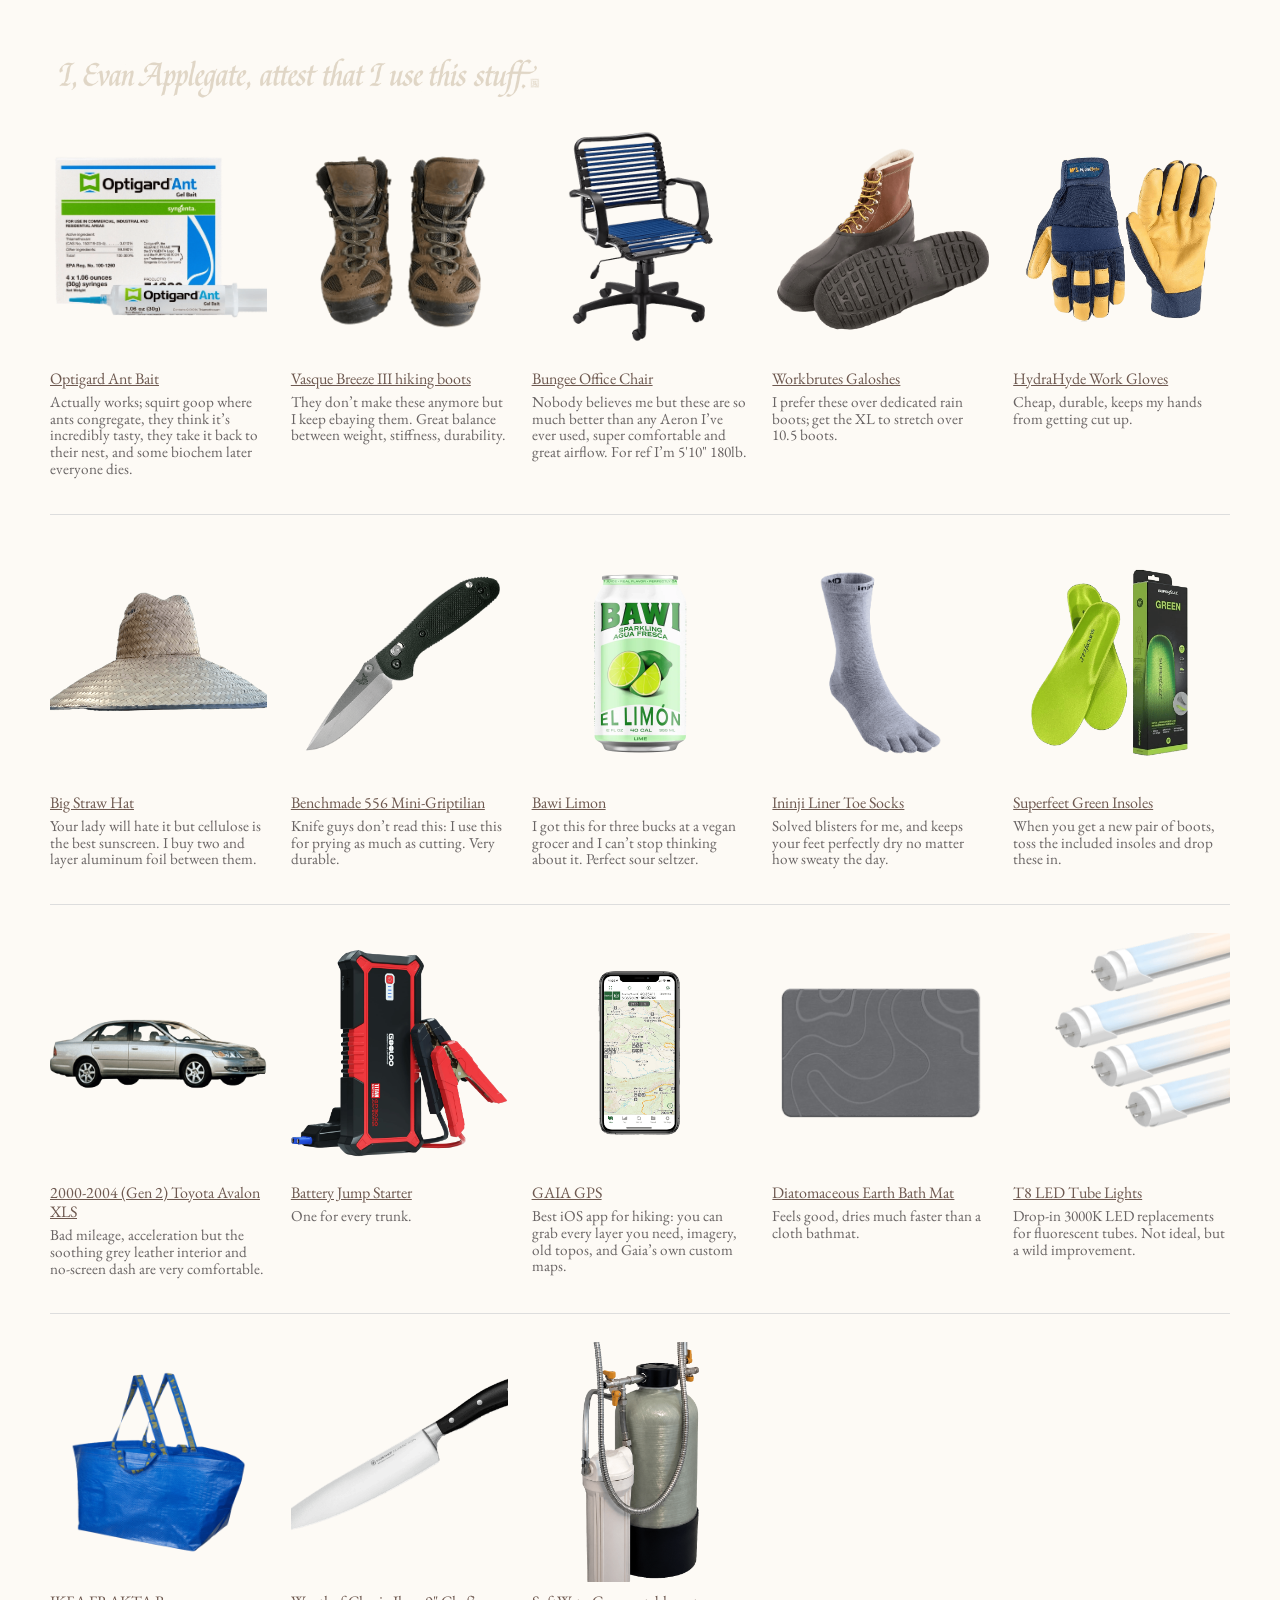
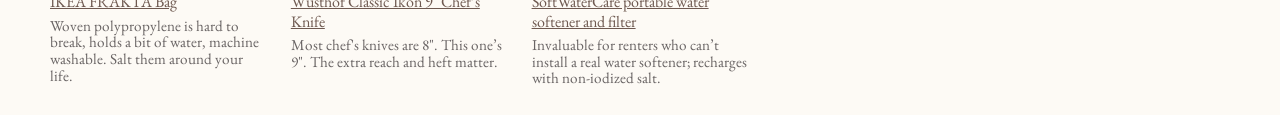
<file: index.html>
<!DOCTYPE html>
<html lang="en">
<head>
  <meta charset="UTF-8">
  <meta name="viewport" content="width=device-width, initial-scale=1.0">
  <title>Evan’s Recommended Stuff</title>

  <!-- General meta -->
  <meta name="description" content="Things I use and recommend.">

  <!-- Open Graph -->
  <meta property="og:type" content="website">
  <meta property="og:url" content="https://stuff.evanapplegate.com">
  <meta property="og:title" content="Evan’s Recommended Stuff">
  <meta property="og:description" content="Things I use and recommend.">
  <meta property="og:site_name" content="Evan Applegate">
  <meta property="og:locale" content="en_US">
  <meta property="og:image" content="https://stuff.evanapplegate.com/pics/opengraph.jpg">
  <meta property="og:image:alt" content="Evan’s Recommended Stuff">
  <meta property="og:image:width" content="1200">
  <meta property="og:image:height" content="628">
  <meta property="og:image:type" content="image/jpeg">

  <!-- Twitter Card -->
  <meta name="twitter:card" content="summary_large_image">
  <meta name="twitter:title" content="Evan’s Recommended Stuff">
  <meta name="twitter:description" content="Things I use and recommend.">
  <meta name="twitter:image" content="https://stuff.evanapplegate.com/pics/opengraph.jpg">
  <meta name="twitter:image:alt" content="Evan’s Recommended Stuff">

  <link rel="icon" href="https://cdn.dorik.com/5f451c3a5aa1bd0011ccbcf8/604c38037b36750011f564b3/images/radiance_favicon_44h267ob.png">
  <link rel="preload" href="https://fonts.googleapis.com/css2?family=EB+Garamond:ital,wght@0,400;1,400&family=Heebo:wght@700&display=swap" as="style">
  <link rel="stylesheet" href="https://fonts.googleapis.com/css2?family=EB+Garamond:ital,wght@0,400;1,400&family=Heebo:wght@700&display=swap">
  <style>
    * {
      margin: 0;
      padding: 0;
      box-sizing: border-box;
    }

    body {
      font-family: 'EB Garamond', Georgia, serif;
      color: #333;
      background: #fdfaf5;
      line-height: 1.6;
      font-size: 17px;
    }

    .container {
      width: 100%;
      max-width: none;
      margin: 0;
      padding: 0 50px;
    }

    .header {
      text-align: left;
      padding: 48px 0 0;
    }

    .header .desktop-header {
      max-width: 500px;
      height: auto;
      margin-bottom: 16px;
      display: block;
    }

    .header .mobile-header {
      display: none;
    }

    .header h1 {
      font-family: 'Heebo', sans-serif;
      font-size: 2rem;
      font-weight: 700;
      color: #111;
      margin-bottom: 8px;
    }

    .intro {
      text-align: left;
      font-style: italic;
      color: #555;
      margin-bottom: 32px;
      padding-top: 48px;
      font-size: 1.05rem;
    }

    .intro a {
      color: #6e5950;
      text-decoration: underline;
    }

    .row {
      display: flex;
      flex-wrap: wrap;
      margin: 0 -12px;
    }

    .col {
      width: 20%;
      padding: 0 12px;
      margin-bottom: 28px;
    }

    .col a.img-link {
      display: block;
      margin-bottom: 10px;
    }

    .col img {
      width: 100%;
      height: 240px;
      object-fit: cover;
      display: block;
      border-radius: 2px;
    }

    .col .name {
      font-size: 1rem;
      line-height: 1.2;
      margin-bottom: 6px;
    }

    .col .name a {
      color: #6e5950;
      text-decoration: underline;
    }

    .col .name a:hover {
      color: #4a3a34;
    }

    .col p {
      font-size: 0.95rem;
      color: #696464;
      line-height: 1.1;
    }

    .divider {
      border: none;
      border-top: 1px solid #ddd;
      margin: 8px 0 28px;
    }

    @media (max-width: 768px) {
      .container {
        padding: 0;
        display: flex;
        flex-direction: column;
        align-items: center;
      }
      .header {
        width: 80%;
        text-align: center;
      }
      .header .desktop-header {
        display: none;
      }
      .header .mobile-header {
        display: block;
        max-width: 100%;
        height: auto;
      }
      .row {
        flex-direction: column;
        align-items: center;
        margin: 0;
      }
      .col {
        width: 80%;
        padding: 0 0 28px 0;
        border-bottom: 1px solid #E0D5C6;
      }
    }
  </style>
</head>
<body>

  <div class="container">

    <div class="header">
      <a href="https://evanapplegate.com" target="_blank"><img class="desktop-header" src="pics/header.png" alt="Recommended Stuff"></a>
      <a href="https://evanapplegate.com" target="_blank"><img class="mobile-header" src="pics/mobile_header.png" alt="Recommended Stuff"></a>
    </div>
    <div class="row">
      <div class="col">
        <a class="img-link" href="https://www.ebay.com/itm/325562656888" target="_blank"><img src="pics/ant_bait.png" alt="Optigard Ant Bait"></a>
        <div class="name"><a href="https://www.ebay.com/itm/325562656888" target="_blank">Optigard Ant Bait</a></div>
        <p>Actually works; squirt goop where ants congregate, they think it’s incredibly tasty, they take it back to their nest, and some biochem later everyone dies.</p>
      </div>
      <div class="col">
        <a class="img-link" href="https://www.ebay.com/sch/i.html?_nkw=vasque+breeze+III+mens&_sacat=0&_from=R40&_trksid=m570.l1313&_odkw=vasque+breeze+III&_osacat=0" target="_blank"><img src="pics/boots.png" alt="Vasque Breeze III hiking boots"></a>
        <div class="name"><a href="https://www.ebay.com/sch/i.html?_nkw=vasque+breeze+III+mens&_sacat=0&_from=R40&_trksid=m570.l1313&_odkw=vasque+breeze+III&_osacat=0" target="_blank">Vasque Breeze III hiking boots</a></div>
        <p>They don’t make these anymore but I keep ebaying them. Great balance between weight, stiffness, durability.</p>
      </div>
      <div class="col">
        <a class="img-link" href="https://www.containerstore.com/s/office/desk-chairs/flat-bungee-office-chair-with-arms/12d?productId=11018208" target="_blank"><img src="pics/chair.png" alt="Bungee Office Chair"></a>
        <div class="name"><a href="https://www.containerstore.com/s/office/desk-chairs/flat-bungee-office-chair-with-arms/12d?productId=11018208" target="_blank">Bungee Office Chair</a></div>
        <p>Nobody believes me but these are so much better than any Aeron I’ve ever used, super comfortable and great airflow. For ref I’m 5'10" 180lb.</p>
      </div>
      <div class="col">
        <a class="img-link" href="https://www.ebay.com/itm/235047860281?var=534995236989" target="_blank"><img src="pics/galoshes.png" alt="Workbrutes Galoshes"></a>
        <div class="name"><a href="https://www.ebay.com/itm/235047860281?var=534995236989" target="_blank">Workbrutes Galoshes</a></div>
        <p>I prefer these over dedicated rain boots; get the XL to stretch over 10.5 boots.</p>
      </div>
      <div class="col">
        <a class="img-link" href="https://www.amazon.com/HydraHyde-Water-Resistant-Wells-Lamont-3207L/dp/B0716GW3W1?th=1&psc=1" target="_blank"><img src="pics/gloves.png" alt="HydraHyde Work Gloves"></a>
        <div class="name"><a href="https://www.amazon.com/HydraHyde-Water-Resistant-Wells-Lamont-3207L/dp/B0716GW3W1?th=1&psc=1" target="_blank">HydraHyde Work Gloves</a></div>
        <p>Cheap, durable, keeps my hands from getting cut up.</p>
      </div>
    </div>

    <hr class="divider">

    <div class="row">
      <div class="col">
        <a class="img-link" href="https://www.ebay.com/itm/396753683162" target="_blank"><img src="pics/hat.png" alt="Big Straw Hat"></a>
        <div class="name"><a href="https://www.ebay.com/itm/396753683162" target="_blank">Big Straw Hat</a></div>
        <p>Your lady will hate it but cellulose is the best sunscreen. I buy two and layer aluminum foil between them.</p>
      </div>
      <div class="col">
        <a class="img-link" href="https://www.ebay.com/sch/i.html?_nkw=mini+griptilian+556&_sacat=0&_from=R40&rt=nc&LH_ItemCondition=3000" target="_blank"><img src="pics/knife.png" alt="Knife"></a>
        <div class="name"><a href="https://www.ebay.com/sch/i.html?_nkw=mini+griptilian+556&_sacat=0&_from=R40&rt=nc&LH_ItemCondition=3000" target="_blank">Benchmade 556 Mini-Griptilian</a></div>
        <p>Knife guys don’t read this: I use this for prying as much as cutting. Very durable.</p>
      </div>
      <div class="col">
        <a class="img-link" href="https://drinkbawi.com/products/el-limon" target="_blank"><img src="pics/limon.webp" alt="Bawi Limon"></a>
        <div class="name"><a href="https://drinkbawi.com/products/el-limon" target="_blank">Bawi Limon</a></div>
        <p>I got this for three bucks at a vegan grocer and I can’t stop thinking about it. Perfect sour seltzer.</p>
      </div>
      <div class="col">
        <a class="img-link" href="https://www.amazon.com/dp/B00AK8EE4U" target="_blank"><img src="pics/socks.png" alt="Socks"></a>
        <div class="name"><a href="https://www.amazon.com/dp/B00AK8EE4U" target="_blank">Ininji Liner Toe Socks</a></div>
        <p>Solved blisters for me, and keeps your feet perfectly dry no matter how sweaty the day.</p>
      </div>
      <div class="col">
        <a class="img-link" href="https://www.ebay.com/sch/i.html?_nkw=superfeet+green&_sacat=0&_from=R40&_trksid=p2334524.m570.l1313&_odkw=https%3A%2F%2Fwww.amazon.com%2FSuperfeet-Insoles-Professional-Grade-Orthotic-Green%2Fdp%2FB00AK8EE4U%2F%3Fth%3D1&_osacat=0" target="_blank"><img src="pics/superfeet.png" alt="Superfeet"></a>
        <div class="name"><a href="https://www.ebay.com/sch/i.html?_nkw=superfeet+green&_sacat=0&_from=R40&_trksid=p2334524.m570.l1313&_odkw=https%3A%2F%2Fwww.amazon.com%2FSuperfeet-Insoles-Professional-Grade-Orthotic-Green%2Fdp%2FB00AK8EE4U%2F%3Fth%3D1&_osacat=0" target="_blank">Superfeet Green Insoles</a></div>
        <p>When you get a new pair of boots, toss the included insoles and drop these in.</p>
      </div>
    </div>

    <hr class="divider">

    <div class="row">
      <div class="col">
        <a class="img-link" href="https://www.autotrader.com/cars-for-sale/toyota/avalon/beverly-hills-ca?endYear=2004&startYear=1995&zip=90210" target="_blank"><img src="pics/avalon_car.png" alt="Avalon Car"></a>
        <div class="name"><a href="https://www.autotrader.com/cars-for-sale/toyota/avalon/beverly-hills-ca?endYear=2004&startYear=1995&zip=90210" target="_blank">2000-2004 (Gen 2) Toyota Avalon XLS</a></div>
        <p>Bad mileage, acceleration but the soothing grey leather interior and no-screen dash are very comfortable.</p>
      </div>
      <div class="col">
        <a class="img-link" href="https://www.amazon.com/dp/B09HYVM6ZT?th=1" target="_blank"><img src="pics/battery_jump_starter.png" alt="Battery Jump Starter"></a>
        <div class="name"><a href="https://www.amazon.com/dp/B09HYVM6ZT?th=1" target="_blank">Battery Jump Starter</a></div>
        <p>One for every trunk.</p>
      </div>
      <div class="col">
        <a class="img-link" href="https://www.gaiagps.com/" target="_blank"><img src="pics/GAIA_GPS.png" alt="GAIA GPS"></a>
        <div class="name"><a href="https://www.gaiagps.com/" target="_blank">GAIA GPS</a></div>
        <p>Best iOS app for hiking: you can grab every layer you need, imagery, old topos, and Gaia’s own custom maps.</p>
      </div>
      <div class="col">
        <a class="img-link" href="https://www.amazon.com/ZIKIBL-Diatomaceous-Absorbent-Diatomite-Quick-Drying/dp/B0F886H7GZ" target="_blank"><img src="pics/bathmat.png" alt="Stone Bath Mat"></a>
        <div class="name"><a href="https://www.amazon.com/ZIKIBL-Diatomaceous-Absorbent-Diatomite-Quick-Drying/dp/B0F886H7GZ" target="_blank">Diatomaceous Earth Bath Mat</a></div>
        <p>Feels good, dries much faster than a cloth bathmat.</p>
      </div>
      <div class="col">
        <a class="img-link" href="https://www.amazon.com/dp/B0D9Q16CB7" target="_blank"><img src="pics/LED_bulb.png" alt="LED Tube Lights"></a>
        <div class="name"><a href="https://www.amazon.com/dp/B0D9Q16CB7" target="_blank">T8 LED Tube Lights</a></div>
        <p>Drop-in 3000K LED replacements for fluorescent tubes. Not ideal, but a wild improvement.</p>
      </div>
    </div>

    <hr class="divider">

    <div class="row">
      <div class="col">
        <a class="img-link" href="https://www.ikea.com/us/en/p/frakta-shopping-bag-large-blue-20611108/" target="_blank"><img src="pics/IKEA_BAG.png" alt="IKEA FRAKTA Bag"></a>
        <div class="name"><a href="https://www.ikea.com/us/en/p/frakta-shopping-bag-large-blue-20611108/" target="_blank">IKEA FRAKTA Bag</a></div>
        <p>Woven polypropylene is hard to break, holds a bit of water, machine washable. Salt them around your life.</p>
      </div>
      <div class="col">
        <a class="img-link" href="https://www.amazon.com/W%C3%BCsthof-Classic-Chefs-Knife-9-Inch/dp/B0883TBBSJ?th=1" target="_blank"><img src="pics/chefs_knife.png" alt="Chef’s Knife"></a>
        <div class="name"><a href="https://www.amazon.com/W%C3%BCsthof-Classic-Chefs-Knife-9-Inch/dp/B0883TBBSJ?th=1" target="_blank">Wusthof Classic Ikon 9" Chef’s Knife</a></div>
        <p>Most chef's knives are 8". This one’s 9". The extra reach and heft matter.</p>
      </div>
      <div class="col">
        <a class="img-link" href="https://softwatercare.com/" target="_blank"><img src="pics/softwatercare.png" alt="SoftWaterCare portable water softener"></a>
        <div class="name"><a href="https://softwatercare.com/" target="_blank">SoftWaterCare portable water softener and filter</a></div>
        <p>Invaluable for renters who can’t install a real water softener; recharges with non-iodized salt.</p>
      </div>
    </div>

  </div>

</body>
</html>
</file>
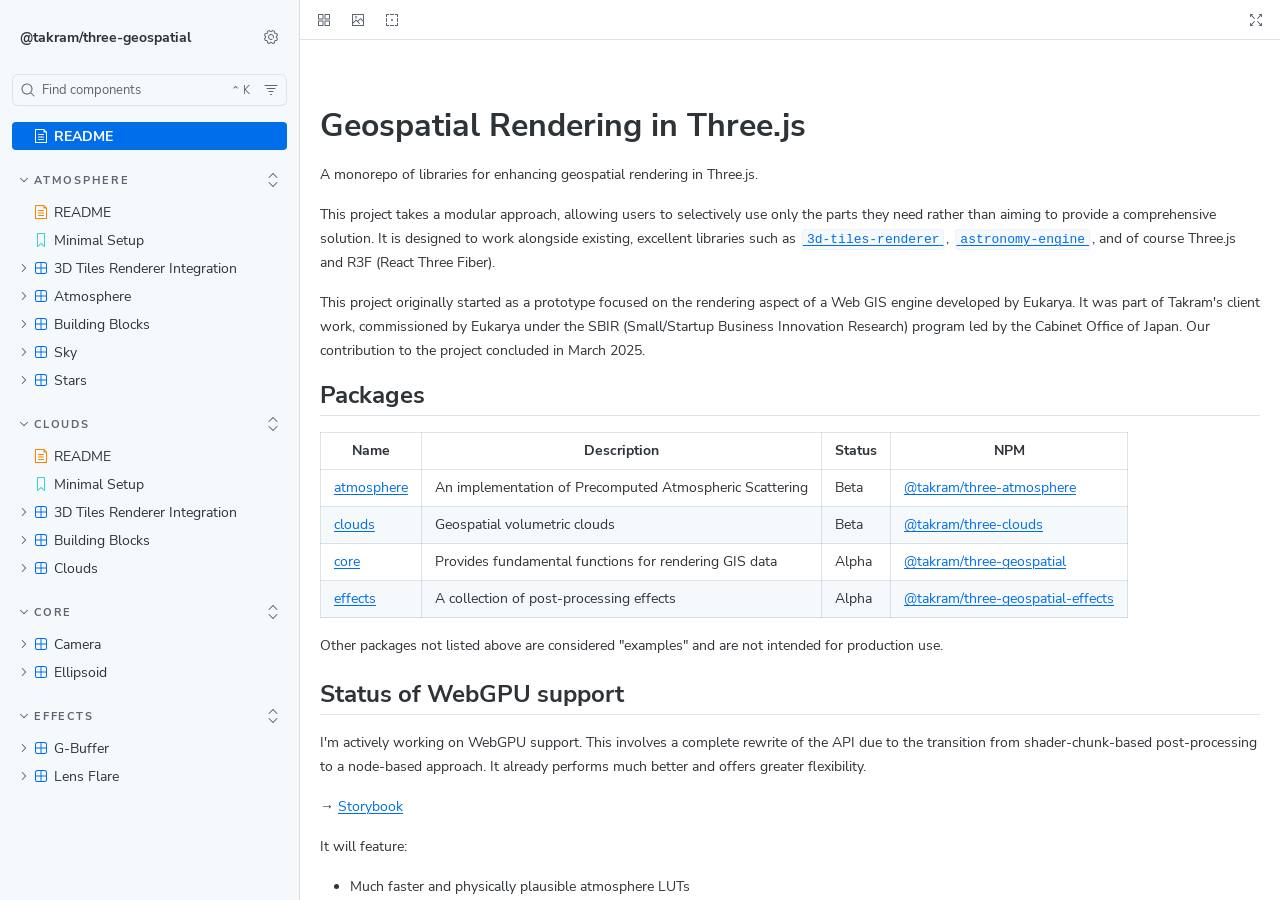
<file: takram-jerrys-ranch/storybook/index.html>
<!DOCTYPE html>
<html lang="en">
  <head>
    <meta charset="utf-8" />

    <title>storybook - Storybook</title>
    <meta name="viewport" content="width=device-width, initial-scale=1" />

    
    <link rel="icon" type="image/svg+xml" href="./favicon.svg" />
    
    <style>
      @font-face {
        font-family: 'Nunito Sans';
        font-style: normal;
        font-weight: 400;
        font-display: swap;
        src: url('./sb-common-assets/nunito-sans-regular.woff2') format('woff2');
      }

      @font-face {
        font-family: 'Nunito Sans';
        font-style: italic;
        font-weight: 400;
        font-display: swap;
        src: url('./sb-common-assets/nunito-sans-italic.woff2') format('woff2');
      }

      @font-face {
        font-family: 'Nunito Sans';
        font-style: normal;
        font-weight: 700;
        font-display: swap;
        src: url('./sb-common-assets/nunito-sans-bold.woff2') format('woff2');
      }

      @font-face {
        font-family: 'Nunito Sans';
        font-style: italic;
        font-weight: 700;
        font-display: swap;
        src: url('./sb-common-assets/nunito-sans-bold-italic.woff2') format('woff2');
      }
    </style>

    <link href="./sb-manager/runtime.js" rel="modulepreload" />

    
    <link href="./sb-addons/storybook-core-server-presets-0/common-manager-bundle.js" rel="modulepreload" />
    
    <link href="./sb-addons/docs-1/manager-bundle.js" rel="modulepreload" />
    
    <link href="./sb-addons/storybook-2/manager-bundle.js" rel="modulepreload" />
       

    <style>
      #storybook-root[hidden] {
        display: none !important;
      }
    </style>

    
  </head>
  <body>
    <div id="root"></div>

    
    <script>
      
        
          window['FEATURES'] = {
  "actions": true,
  "argTypeTargetsV7": true,
  "backgrounds": true,
  "changeDetection": true,
  "componentsManifest": false,
  "controls": true,
  "disallowImplicitActionsInRenderV8": true,
  "highlight": true,
  "interactions": true,
  "legacyDecoratorFileOrder": false,
  "measure": true,
  "outline": true,
  "sidebarOnboardingChecklist": true,
  "viewport": true
};
        
      
        
          window['REFS'] = {};
        
      
        
          window['LOGLEVEL'] = "info";
        
      
        
          window['DOCS_OPTIONS'] = {
  "defaultName": "Docs"
};
        
      
        
          window['CONFIG_TYPE'] = "PRODUCTION";
        
      
        
      
        
      
        
          window['TAGS_OPTIONS'] = {};
        
      
        
          window['STORYBOOK_BUILDER'] = "vite";
        
      
        
          window['STORYBOOK_FRAMEWORK'] = "react-vite";
        
      
        
          window['STORYBOOK_RENDERER'] = "react";
        
      
        
      
    </script>
    

    <script type="module">
      import './sb-manager/globals-runtime.js';

      
        import './sb-addons/storybook-core-server-presets-0/common-manager-bundle.js';
      
        import './sb-addons/docs-1/manager-bundle.js';
      
        import './sb-addons/storybook-2/manager-bundle.js';
      

      import './sb-manager/runtime.js';
    </script>
  </body>
</html>
</file>
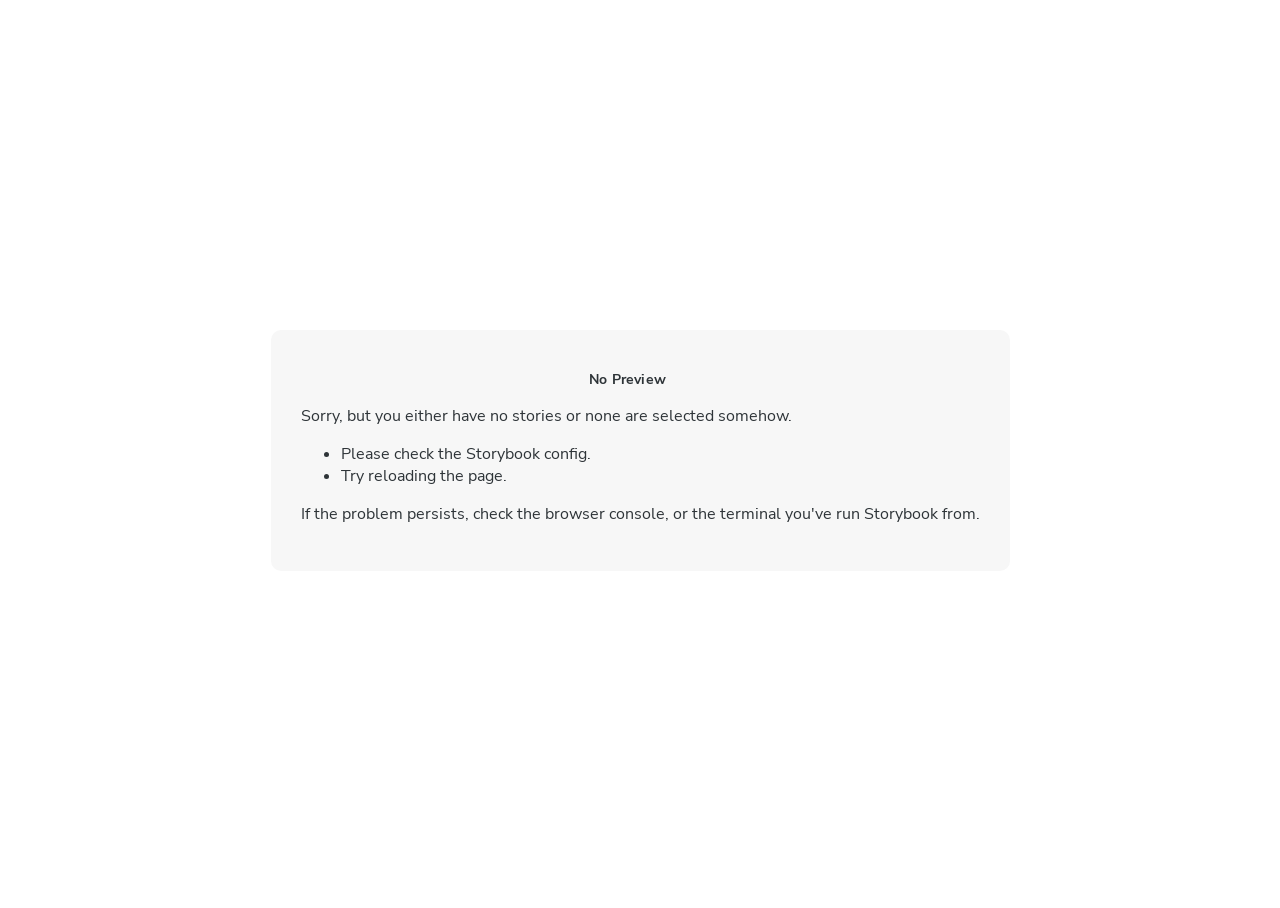
<file: takram-jerrys-ranch/storybook/iframe.html>
<!doctype html>
<!--suppress HtmlUnknownTarget -->
<html lang="en">
  <head><script type="module" src="./vite-inject-mocker-entry.js"></script>
    <meta charset="utf-8" />
    <title>Storybook</title>
    <meta name="viewport" content="width=device-width, initial-scale=1" />

    <style>
      @font-face {
        font-family: 'Nunito Sans';
        font-style: normal;
        font-weight: 400;
        font-display: swap;
        src: url('./sb-common-assets/nunito-sans-regular.woff2') format('woff2');
      }

      @font-face {
        font-family: 'Nunito Sans';
        font-style: italic;
        font-weight: 400;
        font-display: swap;
        src: url('./sb-common-assets/nunito-sans-italic.woff2') format('woff2');
      }

      @font-face {
        font-family: 'Nunito Sans';
        font-style: normal;
        font-weight: 700;
        font-display: swap;
        src: url('./sb-common-assets/nunito-sans-bold.woff2') format('woff2');
      }

      @font-face {
        font-family: 'Nunito Sans';
        font-style: italic;
        font-weight: 700;
        font-display: swap;
        src: url('./sb-common-assets/nunito-sans-bold-italic.woff2') format('woff2');
      }
    </style>

    <script>
      window.CONFIG_TYPE = 'PRODUCTION';
      window.LOGLEVEL = 'info';
      window.FRAMEWORK_OPTIONS = {};
      window.CHANNEL_OPTIONS = {};
      window.FEATURES = {"actions":true,"argTypeTargetsV7":true,"backgrounds":true,"changeDetection":true,"componentsManifest":false,"controls":true,"disallowImplicitActionsInRenderV8":true,"highlight":true,"interactions":true,"legacyDecoratorFileOrder":false,"measure":true,"outline":true,"sidebarOnboardingChecklist":true,"viewport":true};
      window.STORIES = [{"titlePrefix":"","directory":"./src","files":"**/*.@(mdx|stories.@(js|jsx|ts|tsx))","importPathMatcher":"^\\.[\\\\/](?:src(?:\\/(?!\\.)(?:(?:(?!(?:^|\\/)\\.).)*?)\\/|\\/|$)(?!\\.)(?=.)[^/]*?\\.(mdx|stories\\.(js|jsx|ts|tsx)))$"}];
      window.DOCS_OPTIONS = {"defaultName":"Docs"};
      window.TAGS_OPTIONS = {};

      

      // We do this so that "module && module.hot" etc. in Storybook source code
      // doesn't fail (it will simply be disabled)
      window.module = undefined;
      window.global = window;
    </script>
    
    <base target="_parent" />

<style>
  /* While we aren't showing the main block yet, but still preparing, we want everything the user has rendered, which may or may not be in #storybook-root, to be display none */
  .sb-show-preparing-story:not(.sb-show-main) > :not(.sb-preparing-story) {
    display: none;
  }

  .sb-show-preparing-docs:not(.sb-show-main) > :not(.sb-preparing-docs) {
    display: none;
  }

  /* Hide our own blocks when we aren't supposed to be showing them */
  :not(.sb-show-preparing-story) > .sb-preparing-story,
  :not(.sb-show-preparing-docs) > .sb-preparing-docs,
  :not(.sb-show-nopreview) > .sb-nopreview,
  :not(.sb-show-errordisplay) > .sb-errordisplay {
    display: none;
  }

  .sb-show-main.sb-main-centered {
    margin: 0;
    display: flex;
    align-items: center;
    min-height: 100vh;
  }

  .sb-show-main.sb-main-centered #storybook-root {
    box-sizing: border-box;
    margin: auto;
    padding: 1rem;
    max-height: 100%;
    /* Hack for centering correctly in IE11 */
  }

  /* Vertical centering fix for IE11 */
  @media screen and (-ms-high-contrast: none), (-ms-high-contrast: active) {
    .sb-show-main.sb-main-centered:after {
      content: '';
      min-height: inherit;
      font-size: 0;
    }
  }

  .sb-show-main.sb-main-fullscreen {
    margin: 0;
    padding: 0;
    display: block;
  }

  .sb-show-main.sb-main-padded {
    margin: 0;
    padding: 1rem;
    display: block;
    box-sizing: border-box;
  }

  .sb-wrapper {
    position: fixed;
    top: 0;
    bottom: 0;
    left: 0;
    right: 0;
    box-sizing: border-box;

    padding: 40px;
    font-family:
      'Nunito Sans',
      -apple-system,
      '.SFNSText-Regular',
      'San Francisco',
      BlinkMacSystemFont,
      'Segoe UI',
      'Helvetica Neue',
      Helvetica,
      Arial,
      sans-serif;
    -webkit-font-smoothing: antialiased;
    overflow: auto;
  }

  @media (max-width: 700px) {
    .sb-wrapper {
      padding: 20px;
    }
  }

  @media (max-width: 500px) {
    .sb-wrapper {
      padding: 10px;
    }
  }

  .sb-heading {
    font-size: 14px;
    font-weight: 600;
    letter-spacing: 0.2px;
    margin: 10px 0;
    padding-right: 25px;
  }

  .sb-nopreview {
    display: flex;
    align-content: center;
    justify-content: center;
    box-sizing: border-box;
  }

  .sb-nopreview_main {
    margin: auto;
    padding: 30px;
    border-radius: 10px;
    background: rgb(247, 247, 247);
    color: rgb(46, 52, 56);
  }

  .sb-nopreview_main * {
    background: rgb(247, 247, 247);
    color: rgb(46, 52, 56);
  }

  .sb-nopreview_heading {
    text-align: center;
  }

  .sb-errordisplay {
    background: #f6f9fc;
    color: black;
    z-index: 999999;
    width: 100vw;
    min-height: 100vh;
    box-sizing: border-box;
  }

  .sb-errordisplay_main {
    margin: auto;
    padding: 24px;
    display: flex;
    box-sizing: border-box;

    flex-direction: column;
    min-height: 100%;
    width: 100%;
    border-radius: 6px;
    background: white;
    color: black;
    border: 1px solid #ff0000;
    box-shadow: 0 0 64px rgba(0, 0, 0, 0.1);
    gap: 24px;
  }

  .sb-errordisplay_main ol {
    padding-left: 18px;
    margin: 0;
  }

  /* Redefine colors to ensure readability regardless of user-provided * selectors. */
  .sb-errordisplay_main * {
    background: white;
    color: black;
  }

  /* Exclude error code block from the universal reset to preserve ANSI colors and dark theme */
  .sb-errordisplay_main .sb-errordisplay_code,
  .sb-errordisplay_main .sb-errordisplay_code * {
    background: #242424;
    color: #c6c6c6;
  }

  .sb-errordisplay_main h1 {
    font-family: inherit;
    font-size: 22px;
    font-weight: 400;
    line-height: 30px;
    margin: 0;
  }

  .sb-errordisplay_main h1::before {
    content: '';
    display: inline-block;
    width: 12px;
    height: 12px;
    background: #ff4400;
    border-radius: 50%;
    margin-right: 8px;
  }

  .sb-errordisplay_main p,
  .sb-errordisplay_main ol {
    font-family: inherit;
    font-size: 14px;
    font-weight: 400;
    line-height: 19px;
    margin: 0;
  }

  .sb-errordisplay_main li + li {
    margin: 0;
    padding: 0;
    padding-top: 12px;
  }

  .sb-errordisplay_main a {
    color: currentColor;
  }

  .sb-errordisplay_main .sb-errordisplay_code {
    padding: 10px;
    flex: 1;
    background: #242424;
    color: #c6c6c6;
    box-sizing: border-box;

    font-size: 14px;
    font-weight: 400;
    line-height: 19px;
    border-radius: 4px;

    font-family:
      'Operator Mono', 'Fira Code Retina', 'Fira Code', 'FiraCode-Retina', 'Andale Mono',
      'Lucida Console', Consolas, Monaco, monospace;
    margin: 0;
    overflow: auto;
  }

  .sb-errordisplay_main .sb-errordisplay_code code {
    background-color: inherit;
    color: inherit;
  }

  .sb-errordisplay_main .sb-errordisplay_code {
    white-space: pre-wrap;
  }

  @-webkit-keyframes sb-rotate360 {
    from {
      transform: rotate(0deg);
    }

    to {
      transform: rotate(360deg);
    }
  }

  @keyframes sb-rotate360 {
    from {
      transform: rotate(0deg);
    }

    to {
      transform: rotate(360deg);
    }
  }

  @-webkit-keyframes sb-glow {
    0%,
    100% {
      opacity: 1;
    }

    50% {
      opacity: 0.4;
    }
  }

  @keyframes sb-glow {
    0%,
    100% {
      opacity: 1;
    }

    50% {
      opacity: 0.4;
    }
  }

  /* We display the preparing loaders *over* the rendering story */
  .sb-preparing-story,
  .sb-preparing-docs {
    background-color: white;
    /* Maximum possible z-index. It would be better to use stacking contexts to ensure it's always
    on top, but this isn't possible as it would require making CSS changes that could affect user code */
    z-index: 2147483647;
  }

  .sb-loader {
    -webkit-animation: sb-rotate360 0.7s linear infinite;
    animation: sb-rotate360 0.7s linear infinite;
    border-color: rgba(97, 97, 97, 0.29);
    border-radius: 50%;
    border-style: solid;
    border-top-color: #646464;
    border-width: 2px;
    display: inline-block;
    height: 32px;
    left: 50%;
    margin-left: -16px;
    margin-top: -16px;
    mix-blend-mode: difference;
    overflow: hidden;
    position: absolute;
    top: 50%;
    transition: all 200ms ease-out;
    vertical-align: top;
    width: 32px;
    z-index: 4;
  }

  .sb-previewBlock {
    background: #fff;
    border: 1px solid rgba(0, 0, 0, 0.1);
    border-radius: 4px;
    box-shadow: rgba(0, 0, 0, 0.1) 0 1px 3px 0;
    margin: 25px auto 40px;
    max-width: 600px;
  }

  .sb-previewBlock_header {
    align-items: center;
    box-shadow: rgba(0, 0, 0, 0.1) 0 -1px 0 0 inset;
    display: flex;
    gap: 14px;
    height: 40px;
    padding: 0 12px;
  }

  .sb-previewBlock_icon {
    -webkit-animation: sb-glow 1.5s ease-in-out infinite;
    animation: sb-glow 1.5s ease-in-out infinite;
    background: #e6e6e6;
    height: 14px;
    width: 14px;
  }

  .sb-previewBlock_icon:last-child {
    margin-left: auto;
  }

  .sb-previewBlock_body {
    -webkit-animation: sb-glow 1.5s ease-in-out infinite;
    animation: sb-glow 1.5s ease-in-out infinite;
    height: 182px;
    position: relative;
  }

  .sb-argstableBlock {
    border-collapse: collapse;
    border-spacing: 0;
    font-size: 13px;
    line-height: 20px;
    margin: 25px auto 40px;
    max-width: 600px;
    text-align: left;
    width: 100%;
  }

  .sb-argstableBlock th:first-of-type,
  .sb-argstableBlock td:first-of-type {
    padding-left: 20px;
  }

  .sb-argstableBlock th:nth-of-type(2),
  .sb-argstableBlock td:nth-of-type(2) {
    width: 35%;
  }

  .sb-argstableBlock th:nth-of-type(3),
  .sb-argstableBlock td:nth-of-type(3) {
    width: 15%;
  }

  .sb-argstableBlock th:last-of-type,
  .sb-argstableBlock td:last-of-type {
    width: 25%;
    padding-right: 20px;
  }

  .sb-argstableBlock th span,
  .sb-argstableBlock td span {
    -webkit-animation: sb-glow 1.5s ease-in-out infinite;
    animation: sb-glow 1.5s ease-in-out infinite;
    background-color: rgba(0, 0, 0, 0.1);
    border-radius: 0;
    box-shadow: none;
    color: transparent;
  }

  .sb-argstableBlock th {
    padding: 10px 15px;
  }

  .sb-argstableBlock-body {
    border-radius: 4px;
    box-shadow:
      rgba(0, 0, 0, 0.1) 0 1px 3px 1px,
      rgba(0, 0, 0, 0.065) 0 0 0 1px;
  }

  .sb-argstableBlock-body tr {
    background: transparent;
    overflow: hidden;
  }

  .sb-argstableBlock-body tr:not(:first-child) {
    border-top: 1px solid #e6e6e6;
  }

  .sb-argstableBlock-body tr:first-child td:first-child {
    border-top-left-radius: 4px;
  }

  .sb-argstableBlock-body tr:first-child td:last-child {
    border-top-right-radius: 4px;
  }

  .sb-argstableBlock-body tr:last-child td:first-child {
    border-bottom-left-radius: 4px;
  }

  .sb-argstableBlock-body tr:last-child td:last-child {
    border-bottom-right-radius: 4px;
  }

  .sb-argstableBlock-body td {
    background: #fff;
    padding-bottom: 10px;
    padding-top: 10px;
    vertical-align: top;
  }

  .sb-argstableBlock-body td:not(:first-of-type) {
    padding-left: 15px;
    padding-right: 15px;
  }

  .sb-argstableBlock-body button {
    -webkit-animation: sb-glow 1.5s ease-in-out infinite;
    animation: sb-glow 1.5s ease-in-out infinite;
    background-color: rgba(0, 0, 0, 0.1);
    border: 0;
    border-radius: 0;
    box-shadow: none;
    color: transparent;
    display: inline;
    font-size: 12px;
    line-height: 1;
    padding: 10px 16px;
  }

  .sb-argstableBlock-summary {
    margin-top: 4px;
  }

  .sb-argstableBlock-code {
    margin-right: 4px;
    margin-bottom: 4px;
    padding: 2px 5px;
  }

  .sb-sr-only,
  .sb-hidden-until-focus:not(:focus) {
    position: absolute;
    width: 1px;
    height: 1px;
    padding: 0px;
    margin: -1px;
    overflow: hidden;
    clip: rect(0, 0, 0, 0);
    border: none;
  }

  .sb-hidden-until-focus {
    opacity: 0;
    transition: opacity 150ms ease-out;
  }

  .sb-hidden-until-focus:focus {
    opacity: 1;
  }
</style>

<script>
  /* globals window */
  try {
    if (window.top !== window) {
      window.__REACT_DEVTOOLS_GLOBAL_HOOK__ = window.top.__REACT_DEVTOOLS_GLOBAL_HOOK__;
      window.__VUE_DEVTOOLS_GLOBAL_HOOK__ = window.top.__VUE_DEVTOOLS_GLOBAL_HOOK__;
      window.top.__VUE_DEVTOOLS_CONTEXT__ = window.document;
    }
  } catch (e) {
    // eslint-disable-next-line no-console
    console.warn('unable to connect to top frame for connecting dev tools');
  }
</script>

    <link rel='preconnect' href='https://fonts.googleapis.com' />
    <link
      rel='preconnect'
      href='https://fonts.gstatic.com'
      crossOrigin='anonymous'
    />
    <link
      href='https://fonts.googleapis.com/css2?family=DM+Sans:wght@400&display=swap'
      rel='stylesheet'
    />
  
    <script type="module" crossorigin src="./assets/iframe-BVnUeOdJ.js"></script>
    <link rel="modulepreload" crossorigin href="./assets/preload-helper-D9Z9MdNV.js">
    <link rel="stylesheet" crossorigin href="./assets/iframe-77-Ufw83.css">
  </head>

  <body>
    <div class="sb-preparing-story sb-wrapper">
  <div class="sb-loader"></div>
</div>

<div class="sb-preparing-docs sb-wrapper">
  <div class="sb-previewBlock">
    <div class="sb-previewBlock_header">
      <div class="sb-previewBlock_icon"></div>
      <div class="sb-previewBlock_icon"></div>
      <div class="sb-previewBlock_icon"></div>
      <div class="sb-previewBlock_icon"></div>
    </div>
    <div class="sb-previewBlock_body">
      <div class="sb-loader"></div>
    </div>
  </div>
  <table aria-hidden="true" class="sb-argstableBlock">
    <thead class="sb-argstableBlock-head">
      <tr>
        <th><span>Name</span></th>
        <th><span>Description</span></th>
        <th><span>Default</span></th>
        <th><span>Control </span></th>
      </tr>
    </thead>
    <tbody class="sb-argstableBlock-body">
      <tr>
        <td><span>propertyName</span><span title="Required">*</span></td>
        <td>
          <div><span>This is a short description</span></div>
          <div class="sb-argstableBlock-summary">
            <div><span class="sb-argstableBlock-code">summary</span></div>
          </div>
        </td>
        <td>
          <div><span class="sb-argstableBlock-code">defaultValue</span></div>
        </td>
        <td><button>Set string</button></td>
      </tr>
      <tr>
        <td><span>propertyName</span><span>*</span></td>
        <td>
          <div><span>This is a short description</span></div>
          <div class="sb-argstableBlock-summary">
            <div><span class="sb-argstableBlock-code">summary</span></div>
          </div>
        </td>
        <td>
          <div><span class="sb-argstableBlock-code">defaultValue</span></div>
        </td>
        <td><button>Set string</button></td>
      </tr>
      <tr>
        <td><span>propertyName</span><span>*</span></td>
        <td>
          <div><span>This is a short description</span></div>
          <div class="sb-argstableBlock-summary">
            <div><span class="sb-argstableBlock-code">summary</span></div>
          </div>
        </td>
        <td>
          <div><span class="sb-argstableBlock-code">defaultValue</span></div>
        </td>
        <td><button>Set string</button></td>
      </tr>
    </tbody>
  </table>
</div>

<div class="sb-nopreview sb-wrapper">
  <div class="sb-nopreview_main">
    <h1 class="sb-nopreview_heading sb-heading">No Preview</h1>
    <p>Sorry, but you either have no stories or none are selected somehow.</p>
    <ul>
      <li>Please check the Storybook config.</li>
      <li>Try reloading the page.</li>
    </ul>
    <p>
      If the problem persists, check the browser console, or the terminal you've run Storybook from.
    </p>
  </div>
</div>

<div class="sb-errordisplay sb-wrapper">
  <div class="sb-errordisplay_main">
    <h1 id="error-message"></h1>
    <p>
      The component failed to render properly, likely due to a configuration issue in Storybook.
      Here are some common causes and how you can address them:
    </p>
    <ol>
      <li>
        <strong>Missing Context/Providers</strong>: You can use decorators to supply specific
        contexts or providers, which are sometimes necessary for components to render correctly. For
        detailed instructions on using decorators, please visit the
        <a href="https://storybook.js.org/docs/writing-stories/decorators"
          >Decorators documentation</a
        >.
      </li>
      <li>
        <strong>Misconfigured Webpack or Vite</strong>: Verify that Storybook picks up all necessary
        settings for loaders, plugins, and other relevant parameters. You can find step-by-step
        guides for configuring
        <a href="https://storybook.js.org/docs/builders/webpack">Webpack</a> or
        <a href="https://storybook.js.org/docs/builders/vite">Vite</a>
        with Storybook.
      </li>
      <li>
        <strong>Missing Environment Variables</strong>: Your Storybook may require specific
        environment variables to function as intended. You can set up custom environment variables
        as outlined in the
        <a href="https://storybook.js.org/docs/configure/environment-variables"
          >Environment Variables documentation</a
        >.
      </li>
    </ol>
    <pre class="sb-errordisplay_code"><code id="error-stack"></code></pre>
  </div>
</div>

    <div id="storybook-root"></div>
    <div id="storybook-docs"></div>
    <script>
      function __onViteAppLoadingError(event) {
        const hostname = globalThis.location.hostname;
        if (hostname !== 'localhost' && globalThis.CONFIG_TYPE === 'DEVELOPMENT') {
          const message = `Failed to load the Storybook preview file 'vite-app.js':

      It looks like you're visiting the Storybook development server on another hostname than localhost: '${hostname}', but you haven't configured the necessary security features to support this.
      Please re-run your Storybook development server with the '--host ${hostname}' flag, or manually configure your Vite allowedHosts configuration with viteFinal.

      See:`;
          const docs = [
            'https://storybook.js.org/docs/api/cli-options#dev',
            'https://storybook.js.org/docs/api/main-config/main-config-vite-final',
            'https://vite.dev/config/server-options.html#server-allowedhosts',
          ];
          console.error(`${message}\n${docs.map((doc) => `- ${doc}`).join('\n')}`);

          document.getElementById('storybook-root').innerHTML =
            `<p style="color: red; max-width: 70ch">${message.replaceAll(
              '\n',
              '<br/>'
            )}<ul>${docs.map((doc) => `<li><a href='${doc}' target='_blank'>${doc}</a></li>`).join('')}</ul></p>`;
          return;
        }
      }
    </script>
  </body>
</html>
</file>
<file: takram-jerrys-ranch/storybook/assets/iframe-77-Ufw83.css>
html,body,#storybook-root{width:100%;height:100%;font-family:DM Sans,sans-serif}a{color:inherit}a:hover{text-decoration:none}
</file>
